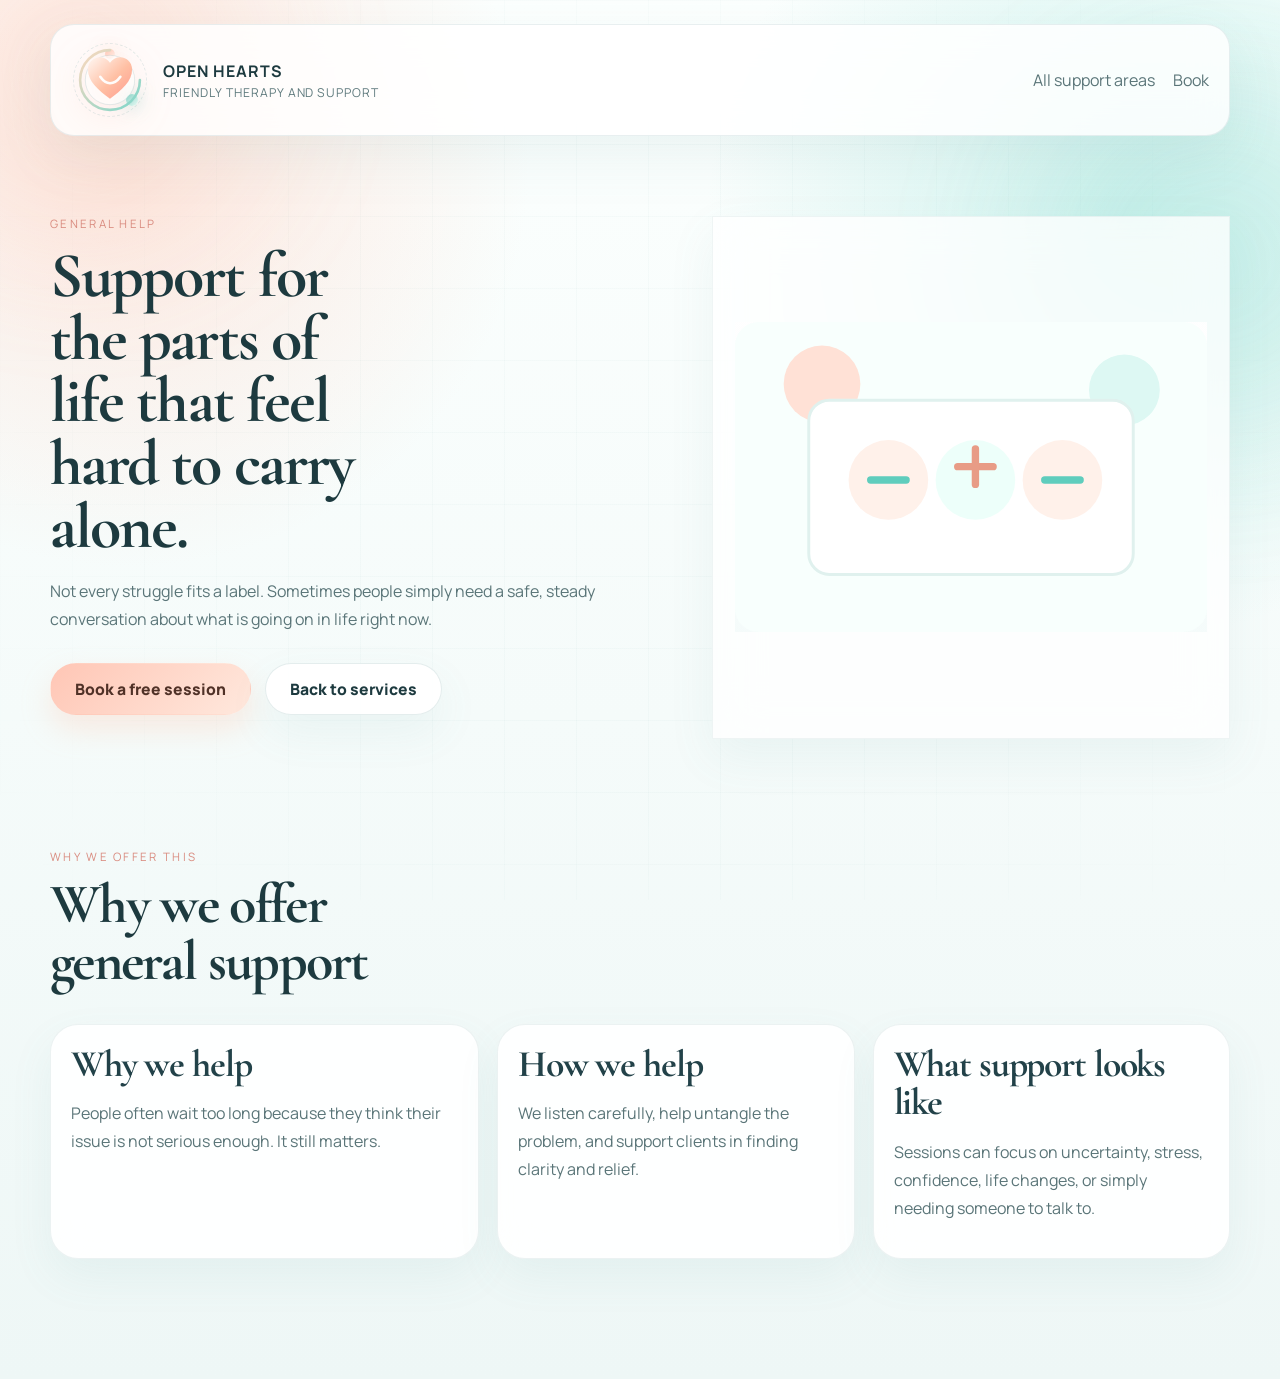
<file: offers/offer.html>
<!DOCTYPE html>
<html lang="en">
  <head>
    <meta charset="UTF-8" />
    <meta name="viewport" content="width=device-width, initial-scale=1.0" />
    <title>Open Hearts | Support Area</title>
    <meta name="description" content="Explore how Open Hearts supports different areas of life with kind, practical help." />
    <link rel="preconnect" href="https://fonts.googleapis.com" />
    <link rel="preconnect" href="https://fonts.gstatic.com" crossorigin />
    <link href="https://fonts.googleapis.com/css2?family=Cormorant+Garamond:wght@500;600;700&family=Manrope:wght@400;500;600;700;800&display=swap" rel="stylesheet" />
    <link rel="stylesheet" href="../styles.css" />
  </head>
  <body>
    <div class="ambient ambient-one"></div>
    <div class="ambient ambient-two"></div>
    <div class="site-shell">
      <header class="topbar">
        <a class="brand" href="../index.html" aria-label="Open Hearts home">
          <span class="brand-logo" aria-hidden="true">
            <span class="logo-orbit"></span>
            <svg class="logo-svg" viewBox="0 0 120 120" role="img" aria-hidden="true">
              <defs>
                <linearGradient id="heartFillSub" x1="0%" y1="0%" x2="100%" y2="100%">
                  <stop offset="0%" stop-color="#fff7f2"></stop>
                  <stop offset="55%" stop-color="#ffbfa3"></stop>
                  <stop offset="100%" stop-color="#ff9a8e"></stop>
                </linearGradient>
                <linearGradient id="ringStrokeSub" x1="0%" y1="0%" x2="100%" y2="100%">
                  <stop offset="0%" stop-color="#ffd8bd"></stop>
                  <stop offset="100%" stop-color="#7ad6ca"></stop>
                </linearGradient>
              </defs>
              <circle class="logo-halo" cx="60" cy="60" r="38"></circle>
              <path class="logo-ring" d="M60 14C34.6 14 14 34.6 14 60s20.6 46 46 46 46-20.6 46-46" style="stroke:url(#ringStrokeSub)"></path>
              <path class="logo-heart" d="M60 89C42 76 26 62 26 44c0-11.1 8.4-19 18.3-19 6.5 0 12.2 3.1 15.7 8.4 3.5-5.3 9.2-8.4 15.7-8.4C85.6 25 94 32.9 94 44c0 18-16 32-34 45Z" style="fill:url(#heartFillSub)"></path>
              <path class="logo-heal" d="M45 55c5 7 10 10 15 10 6 0 11-3 16-10"></path>
            </svg>
          </span>
          <span class="brand-text"><strong>Open Hearts</strong><small>Friendly therapy and support</small></span>
        </a>
        <nav class="nav">
          <a href="../index.html#offers">All support areas</a>
          <a href="../index.html#booking">Book</a>
        </nav>
      </header>

      <main class="offer-page-main">
        <section class="hero offer-page-hero">
          <div class="hero-copy">
            <p class="eyebrow" id="offer-eyebrow">Support area</p>
            <h1 id="offer-title">Support area</h1>
            <p class="hero-text" id="offer-summary"></p>
            <div class="hero-actions">
              <a class="button button-primary" href="../index.html#booking">Book a free session</a>
              <a class="button button-secondary" href="../index.html#offers">Back to services</a>
            </div>
          </div>
          <div class="hero-visual glass">
            <img id="offer-image" src="../assets/general.svg" alt="Support illustration" />
          </div>
        </section>

        <section class="section">
          <div class="section-heading">
            <p class="eyebrow">Why We Offer This</p>
            <h2 id="offer-why-title">Why this support matters</h2>
          </div>
          <div class="story-grid" id="offer-points"></div>
        </section>
      </main>
    </div>

    <script>
      const topics = {
        money: {
          eyebrow: 'Money worries',
          title: 'Support when money pressure affects daily life.',
          summary: 'Financial stress can affect sleep, relationships, confidence, and mental wellbeing. We offer calm support to help people feel less alone while they work through uncertainty.',
          image: '../assets/money.svg',
          whyTitle: 'Why we offer support for money worries',
          points: [
            ['Why we help', 'Money pressure often creates fear, shame, and exhaustion. We make space to talk about that without judgment.'],
            ['How we help', 'We help clients process stress, build emotional steadiness, and think more clearly about their next step.'],
            ['What support looks like', 'Sessions focus on practical reflection, confidence-building, and reducing the panic that can surround finances.']
          ]
        },
        general: {
          eyebrow: 'General help',
          title: 'Support for the parts of life that feel hard to carry alone.',
          summary: 'Not every struggle fits a label. Sometimes people simply need a safe, steady conversation about what is going on in life right now.',
          image: '../assets/general.svg',
          whyTitle: 'Why we offer general support',
          points: [
            ['Why we help', 'People often wait too long because they think their issue is not serious enough. It still matters.'],
            ['How we help', 'We listen carefully, help untangle the problem, and support clients in finding clarity and relief.'],
            ['What support looks like', 'Sessions can focus on uncertainty, stress, confidence, life changes, or simply needing someone to talk to.']
          ]
        },
        mental: {
          eyebrow: 'Mental health',
          title: 'Support for anxiety, low mood, grief, and overwhelm.',
          summary: 'Mental health struggles can make ordinary life feel much harder. Open Hearts offers steady, compassionate support to help people feel safer and more understood.',
          image: '../assets/mental.svg',
          whyTitle: 'Why we offer mental health support',
          points: [
            ['Why we help', 'People deserve support before things reach crisis point.'],
            ['How we help', 'We help clients talk through symptoms, triggers, patterns, and the emotional weight they are carrying.'],
            ['What support looks like', 'Support may include anxiety work, low-mood conversations, grief support, and coping with emotional strain.']
          ]
        },
        relationships: {
          eyebrow: 'Relationships',
          title: 'Support for connection, conflict, and difficult relationship changes.',
          summary: 'Relationship strain can affect every part of life. We offer a calm space to work through conflict, distance, and emotional confusion.',
          image: '../assets/relationships.svg',
          whyTitle: 'Why we offer relationship support',
          points: [
            ['Why we help', 'People can feel isolated in conflict, breakups, or family tension.'],
            ['How we help', 'We help clients process emotions, communicate more clearly, and understand what they need.'],
            ['What support looks like', 'Support may focus on couples, family dynamics, boundaries, breakups, or rebuilding trust.']
          ]
        },
        studies: {
          eyebrow: 'School and studies',
          title: 'Support for academic pressure, confidence, and study stress.',
          summary: 'Education can bring intense pressure. We support students and learners who feel stressed, overwhelmed, or stuck.',
          image: '../assets/studies.svg',
          whyTitle: 'Why we offer study support',
          points: [
            ['Why we help', 'School and studies can affect confidence, identity, and emotional wellbeing.'],
            ['How we help', 'We help people talk through pressure, motivation, focus problems, and the fear of falling behind.'],
            ['What support looks like', 'Sessions can support exam stress, perfectionism, burnout, and confidence in education.']
          ]
        },
        addiction: {
          eyebrow: 'Addiction',
          title: 'Support for harmful habits, dependency, and recovery conversations.',
          summary: 'Addiction can be painful and isolating. We offer a safe, non-shaming place to talk about coping patterns and recovery.',
          image: '../assets/addiction.svg',
          whyTitle: 'Why we offer addiction support',
          points: [
            ['Why we help', 'People need support that is compassionate, not condemning.'],
            ['How we help', 'We help clients explore patterns, triggers, emotional pain, and the support they may need around change.'],
            ['What support looks like', 'Support can focus on dependency, self-awareness, recovery steps, and emotional resilience.']
          ]
        },
        abuse_selfharm: {
          eyebrow: 'Abuse and self-harm',
          title: 'Support when someone is dealing with harm, trauma, or unsafe situations.',
          summary: 'This is a sensitive area, and people often need calm, careful support. We offer a space that is respectful, non-judgmental, and focused on safety.',
          image: '../assets/abuse-selfharm.svg',
          whyTitle: 'Why we offer abuse and self-harm support',
          points: [
            ['Why we help', 'People dealing with harm or trauma deserve to be met with care and seriousness.'],
            ['How we help', 'We provide emotional support, careful listening, and help thinking through the next safest step.'],
            ['What support looks like', 'Support may include talking about trauma, harm, self-harm urges, fear, or feeling unsafe and alone.']
          ]
        }
      };

      const params = new URLSearchParams(window.location.search);
      const rawTopic = params.get('topic') || 'general';
      const key = rawTopic === 'abuse-selfharm' ? 'abuse_selfharm' : rawTopic;
      const topic = topics[key] || topics.general;
      document.getElementById('offer-eyebrow').textContent = topic.eyebrow;
      document.getElementById('offer-title').textContent = topic.title;
      document.getElementById('offer-summary').textContent = topic.summary;
      document.getElementById('offer-image').src = topic.image;
      document.getElementById('offer-image').alt = `${topic.eyebrow} illustration`;
      document.getElementById('offer-why-title').textContent = topic.whyTitle;
      document.getElementById('offer-points').innerHTML = topic.points.map(([title, text]) => `<article class="glass story-card"><h3>${title}</h3><p>${text}</p></article>`).join('');
    </script>
  </body>
</html>
</file>
<file: styles.css>
:root {
  --bg: #f8fbfc;
  --bg-soft: #eef8f7;
  --panel: rgba(255, 255, 255, 0.78);
  --panel-strong: rgba(255, 255, 255, 0.94);
  --text: #1d3a3f;
  --muted: #5f7a7d;
  --line: rgba(67, 125, 130, 0.14);
  --accent: #ff9f8f;
  --accent-strong: #ffc6b5;
  --accent-soft: #7fd7cb;
  --accent-soft-2: #e9fff9;
  --success: #6fbf8d;
  --danger: #d87c73;
  --warning: #d9b16b;
  --shadow: 0 24px 70px rgba(92, 146, 148, 0.12);
}

* { box-sizing: border-box; }
html { scroll-behavior: smooth; }
body {
  margin: 0;
  min-height: 100vh;
  overflow-x: hidden;
  font-family: "Manrope", sans-serif;
  color: var(--text);
  background:
    radial-gradient(circle at 8% 10%, rgba(255, 198, 181, 0.5), transparent 24%),
    radial-gradient(circle at 90% 18%, rgba(127, 215, 203, 0.42), transparent 28%),
    linear-gradient(180deg, #fbfffe 0%, #f4fbfb 56%, #eef8f7 100%);
}
body::before {
  content: "";
  position: fixed;
  inset: 0;
  pointer-events: none;
  background-image: linear-gradient(rgba(84, 145, 147, 0.03) 1px, transparent 1px), linear-gradient(90deg, rgba(84, 145, 147, 0.03) 1px, transparent 1px);
  background-size: 72px 72px;
  mask-image: radial-gradient(circle at center, black 45%, transparent 96%);
}
.ambient { position: fixed; border-radius: 999px; filter: blur(80px); opacity: 0.55; pointer-events: none; }
.ambient-one { width: 320px; height: 320px; top: -90px; left: -80px; background: rgba(255, 198, 181, 0.48); }
.ambient-two { width: 360px; height: 360px; right: -120px; top: 80px; background: rgba(127, 215, 203, 0.36); }
.site-shell { position: relative; z-index: 1; width: min(1180px, calc(100% - 32px)); margin: 0 auto; padding: 24px 0 80px; }
.topbar { position: sticky; top: 16px; z-index: 20; display: flex; align-items: center; justify-content: space-between; gap: 16px; padding: 16px 20px; margin-bottom: 40px; border: 1px solid var(--line); border-radius: 24px; background: rgba(255,255,255,0.78); backdrop-filter: blur(18px); box-shadow: var(--shadow); }
.brand { display: inline-flex; align-items: center; gap: 14px; color: var(--text); text-decoration: none; }
.brand-text { display: grid; gap: 2px; }
.brand-text strong { font-size: 1rem; letter-spacing: 0.06em; text-transform: uppercase; }
.brand-text small { color: var(--muted); font-size: 0.76rem; letter-spacing: 0.08em; text-transform: uppercase; }
.brand-logo { position: relative; display: grid; place-items: center; width: 78px; height: 78px; }
.logo-svg { width: 78px; height: 78px; filter: drop-shadow(0 10px 18px rgba(255, 159, 143, 0.18)); }
.logo-orbit { position: absolute; inset: 2px; border-radius: 50%; border: 1px dashed rgba(95, 157, 160, 0.18); animation: orbit-spin 10s linear infinite; }
.logo-orbit::before, .logo-orbit::after { content: ""; position: absolute; border-radius: 50%; }
.logo-orbit::before { width: 10px; height: 10px; top: 5px; left: 50%; transform: translateX(-50%); background: linear-gradient(135deg, var(--accent-strong), #fff5ee); box-shadow: 0 0 18px rgba(255, 198, 181, 0.8); }
.logo-orbit::after { width: 12px; height: 12px; bottom: 10px; right: 8px; background: linear-gradient(135deg, var(--accent-soft), #e8fff9); box-shadow: 0 0 18px rgba(127, 215, 203, 0.75); }
.logo-halo { fill: rgba(255,255,255,0.58); stroke: rgba(88, 150, 154, 0.18); stroke-width: 1.4; }
.logo-ring { fill: none; stroke: url(#ringStroke); stroke-width: 4; stroke-linecap: round; }
.logo-heart { fill: url(#heartFill); }
.logo-heal { fill: none; stroke: #ffffff; stroke-width: 4; stroke-linecap: round; stroke-linejoin: round; opacity: 0.95; }
.nav { display: flex; align-items: center; gap: 18px; flex-wrap: wrap; }
.nav a, .nav-admin { color: var(--muted); text-decoration: none; background: none; border: 0; font: inherit; cursor: pointer; transition: color 0.2s ease; }
.nav a:hover, .nav-admin:hover { color: var(--text); }
.hero { display: grid; grid-template-columns: 1.15fr 0.95fr; gap: 28px; align-items: center; padding: 34px 0 22px; }
.hero h1, .section-heading h2, .hero-panel h2, .modal-card h2, .story-card h3, .offer-card h3 { margin: 0; font-family: "Cormorant Garamond", serif; font-weight: 700; line-height: 0.95; letter-spacing: -0.03em; }
.hero h1 { max-width: 10ch; font-size: clamp(3.2rem, 8vw, 6rem); }
.eyebrow, .mini-label, .role { margin: 0 0 12px; color: #d98b7f; text-transform: uppercase; letter-spacing: 0.2em; font-size: 0.72rem; }
.hero-text, .card-note, .story-card p, .therapist-card p, .booking-copy p, .modal-copy, .contact-strip span, .booking-meta, .booking-message, .detail-value, .email-note, .offer-card p { color: var(--muted); line-height: 1.75; }
.hero-actions { display: flex; gap: 14px; flex-wrap: wrap; margin: 28px 0 22px; }
.button { display: inline-flex; align-items: center; justify-content: center; min-height: 50px; padding: 0 24px; border-radius: 999px; border: 1px solid transparent; cursor: pointer; text-decoration: none; font-weight: 800; font-family: inherit; transition: transform 0.2s ease, background 0.2s ease, border-color 0.2s ease; }
.button:hover { transform: translateY(-1px); }
.button-primary { color: #503127; background: linear-gradient(135deg, var(--accent-strong), #ffe8dd); }
.button-secondary { color: var(--text); background: rgba(255,255,255,0.72); border-color: var(--line); }
.hero-points { display: flex; gap: 12px; flex-wrap: wrap; padding: 0; margin: 0; list-style: none; }
.hero-points li, .trust-strip div, .contact-tips span, .booking-status { padding: 10px 14px; border-radius: 999px; border: 1px solid var(--line); background: rgba(255,255,255,0.6); color: var(--muted); }
.glass { border: 1px solid var(--line); background: var(--panel); backdrop-filter: blur(24px); box-shadow: var(--shadow); }
.hero-panel, .story-card, .therapist-card, .booking-form, .price-panel, .modal-card, .stat-card, .contact-strip, .offer-card { border-radius: 30px; }
.hero-panel { padding: 28px; position: relative; overflow: hidden; }
.hero-panel::before { content: ""; position: absolute; inset: auto -60px -80px auto; width: 220px; height: 220px; border-radius: 50%; background: radial-gradient(circle, rgba(255, 198, 181, 0.34), transparent 70%); }
.hero-panel-top { display: flex; align-items: center; justify-content: space-between; gap: 16px; }
.hero-badge { padding: 10px 14px; border-radius: 999px; color: #2f6e67; background: rgba(127, 215, 203, 0.18); border: 1px solid rgba(127, 215, 203, 0.3); font-size: 0.82rem; }
.hero-panel-grid, .price-panel, .admin-stats, .therapist-grid, .story-grid, .booking-contact-row, .booking-action-row, .booking-date-time, .detail-grid, .offers-grid { display: grid; gap: 18px; }
.hero-panel-grid { margin-top: 28px; grid-template-columns: repeat(2, minmax(0, 1fr)); }
.hero-panel-grid div, .price-panel div, .stat-card, .story-card, .therapist-card, .offer-card { padding: 20px; border-radius: 22px; background: var(--panel-strong); }
.hero-panel-grid strong, .price-panel strong, .stat-card strong, .detail-label { display: block; margin-bottom: 8px; font-size: 1rem; }
.hero-panel-grid span, .price-panel span, .contact-link { color: #df8f7d; }
.trust-strip { display: grid; grid-template-columns: repeat(3, minmax(0, 1fr)); gap: 14px; margin: 16px 0 72px; }
.section { margin-top: 72px; }
.section-heading { max-width: 760px; margin-bottom: 30px; }
.section-heading h2 { font-size: clamp(2.6rem, 6vw, 4.4rem); }
.story-grid { grid-template-columns: 1.2fr 1fr 1fr; }
.feature-large { grid-row: span 2; min-height: 100%; }
.story-card h3, .therapist-card h3, .offer-card h3 { margin-bottom: 12px; font-size: 2rem; }
.offers-grid { grid-template-columns: repeat(3, minmax(0, 1fr)); }
.therapist-grid { grid-template-columns: repeat(3, minmax(0, 1fr)); }
.avatar { display: grid; place-items: center; width: 48px; height: 48px; border-radius: 50%; color: #3a4f53; background: linear-gradient(135deg, #fff2ea, #ffd2bf); font-weight: 800; }
.booking-section { display: grid; grid-template-columns: 0.92fr 1.08fr; gap: 24px; align-items: start; }
.price-panel { margin-top: 24px; padding: 16px; grid-template-columns: repeat(2, minmax(0, 1fr)); }
.booking-form { padding: 24px; display: grid; gap: 16px; }
.booking-date-time { grid-template-columns: repeat(2, minmax(0, 1fr)); }
.admin-form { display: grid; gap: 16px; }
label { display: grid; gap: 8px; color: var(--text); font-weight: 600; }
input, textarea { width: 100%; padding: 14px 16px; border-radius: 16px; border: 1px solid rgba(67, 125, 130, 0.14); background: rgba(255,255,255,0.88); color: var(--text); font: inherit; }
input:focus, textarea:focus { outline: 2px solid rgba(255, 198, 181, 0.5); border-color: rgba(255, 159, 143, 0.55); }
.form-response { min-height: 24px; margin: 0; color: var(--success); }
.modal { position: fixed; inset: 0; display: grid; place-items: center; z-index: 1000; overflow-y: auto; padding: 24px; background: rgba(112, 154, 157, 0.22); backdrop-filter: blur(10px); }
.modal-card { width: min(940px, 100%); max-height: calc(100vh - 48px); padding: 32px 28px 28px; position: relative; overflow-y: auto; }
.modal-small { width: min(720px, 100%); }
.close-button { position: absolute; top: 20px; right: 22px; width: 44px; height: 44px; border: 1px solid var(--line); border-radius: 50%; background: rgba(255,255,255,0.72); color: var(--text); font-size: 1.7rem; line-height: 1; cursor: pointer; }
.admin-header { display: flex; align-items: center; justify-content: space-between; gap: 16px; margin: 8px 64px 20px 0; }
.admin-stats { grid-template-columns: repeat(2, minmax(0, 1fr)); margin-bottom: 20px; }
.contact-strip { display: flex; align-items: flex-start; justify-content: space-between; gap: 20px; padding: 20px; margin-bottom: 20px; }
.contact-strip strong { display: block; margin-bottom: 8px; font-size: 1rem; }
.contact-tips { display: flex; gap: 10px; flex-wrap: wrap; }
.booking-filters { display: flex; gap: 10px; flex-wrap: wrap; margin-bottom: 20px; }
.filter-button { min-height: 42px; padding: 0 16px; border-radius: 999px; border: 1px solid var(--line); background: rgba(255,255,255,0.75); color: var(--muted); font: inherit; font-weight: 700; cursor: pointer; }
.filter-button.active { color: #503127; background: linear-gradient(135deg, var(--accent-strong), #ffe7dc); border-color: transparent; }
.bookings-list { display: grid; gap: 14px; }
.booking-item { padding: 20px; border-radius: 22px; border: 1px solid var(--line); background: rgba(255,255,255,0.74); }
.booking-card-top { display: flex; align-items: flex-start; justify-content: space-between; gap: 16px; margin-bottom: 12px; cursor: pointer; }
.booking-item h3, .booking-item p { margin: 0; }
.booking-status { min-width: 96px; text-align: center; text-transform: capitalize; }
.booking-status.pending { color: var(--warning); border-color: rgba(217, 177, 107, 0.35); }
.booking-status.accepted { color: var(--success); border-color: rgba(111, 191, 141, 0.35); }
.booking-status.declined { color: var(--danger); border-color: rgba(216, 124, 115, 0.35); }
.booking-contact-row { grid-template-columns: repeat(2, minmax(0, 1fr)); margin: 16px 0 12px; }
.booking-contact-card, .detail-card { padding: 14px 16px; border-radius: 18px; background: rgba(255,255,255,0.88); border: 1px solid rgba(67, 125, 130, 0.1); }
.booking-contact-card strong, .detail-card strong { display: block; margin-bottom: 6px; }
.contact-link { text-decoration: none; word-break: break-word; }
.booking-meta { margin-bottom: 12px; }
.booking-message { margin-bottom: 16px; }
.booking-action-row { grid-template-columns: repeat(2, minmax(0, 1fr)); }
.single-row { grid-template-columns: 1fr; }
.action-button { min-height: 46px; border-radius: 999px; border: 1px solid transparent; font: inherit; font-weight: 700; cursor: pointer; }
.action-button.accept { color: #22473a; background: linear-gradient(135deg, #bff1dc, #e6fff5); }
.action-button.decline { color: #8a4d46; background: rgba(255, 211, 204, 0.7); border-color: rgba(216, 124, 115, 0.18); }
.detail-grid { grid-template-columns: repeat(2, minmax(0, 1fr)); margin-bottom: 14px; }
.compact-grid { margin-bottom: 18px; }
.email-note { margin-top: 14px; margin-bottom: 0; }
.hidden { display: none; }
@keyframes orbit-spin { from { transform: rotate(0deg); } to { transform: rotate(360deg); } }
@media (max-width: 980px) {
  .hero, .booking-section, .trust-strip, .therapist-grid, .story-grid, .offers-grid, .booking-contact-row, .booking-action-row, .detail-grid { grid-template-columns: 1fr; }
  .feature-large { grid-row: auto; }
  .topbar, .admin-header, .contact-strip, .booking-card-top { flex-direction: column; align-items: flex-start; }
  .admin-header { margin-right: 0; padding-top: 28px; }
}
@media (max-width: 640px) {
  .site-shell { width: min(100% - 20px, 1180px); }
  .topbar { padding: 14px 16px; border-radius: 18px; }
  .hero { padding-top: 16px; }
  .hero h1 { max-width: none; }
  .hero-panel-grid, .price-panel, .admin-stats, .booking-date-time { grid-template-columns: 1fr; }
  .modal-card { padding: 28px 18px 20px; }
  .close-button { top: 14px; right: 14px; }
  .brand-logo { width: 68px; height: 68px; }
  .logo-svg { width: 68px; height: 68px; }
}
.hero-visual {
  padding: 18px;
  display: flex;
  align-items: center;
  justify-content: center;
}

.hero-visual img,
.offer-image,
.therapist-image,
.email-logo,
#offer-image {
  display: block;
  width: 100%;
  height: auto;
}

.offer-card,
.therapist-card {
  display: flex;
  flex-direction: column;
}

.offer-card-wide {
  grid-column: span 2;
}

.offer-image,
.therapist-image {
  border-radius: 20px;
  margin-bottom: 16px;
  border: 1px solid rgba(67, 125, 130, 0.08);
  background: rgba(255,255,255,0.9);
}

.therapist-image {
  aspect-ratio: 16 / 10;
  object-fit: cover;
}

.offer-link {
  margin-top: auto;
}

.offer-page-main {
  padding-bottom: 40px;
}

.offer-page-hero {
  align-items: stretch;
}

.email-header {
  display: flex;
  align-items: center;
  gap: 18px;
  margin-bottom: 18px;
}

.email-logo-wrap {
  width: 84px;
  min-width: 84px;
  padding: 8px;
  border-radius: 24px;
  background: rgba(255,255,255,0.88);
  border: 1px solid var(--line);
}

.email-logo {
  border-radius: 18px;
}

.button:hover,
.button:focus-visible,
.nav-admin:hover,
.nav-admin:focus-visible,
.filter-button:hover,
.filter-button:focus-visible,
.action-button:hover,
.action-button:focus-visible,
.offer-link:hover,
.offer-link:focus-visible {
  box-shadow: 0 12px 28px rgba(127, 215, 203, 0.18);
  border-color: rgba(127, 215, 203, 0.4);
  outline: none;
}

.nav-admin:hover,
.nav-admin:focus-visible {
  color: var(--text);
  background: rgba(255,255,255,0.72);
  border-radius: 999px;
}

.booking-card-top:hover {
  opacity: 0.9;
}

@media (max-width: 980px) {
  .offer-card-wide {
    grid-column: span 1;
  }
}

@media (max-width: 640px) {
  .email-header {
    flex-direction: column;
    align-items: flex-start;
  }

  .email-logo-wrap {
    width: 72px;
    min-width: 72px;
  }
}
/* Professional polish overrides */
.hero h1 {
  font-size: clamp(2.8rem, 6.2vw, 4.8rem);
  line-height: 0.98;
  max-width: 11ch;
}

.section-heading h2 {
  font-size: clamp(2.15rem, 4.6vw, 3.35rem);
  line-height: 1.02;
  max-width: 14ch;
}

.story-card h3,
.therapist-card h3,
.offer-card h3,
.modal-card h2 {
  font-size: clamp(1.7rem, 3vw, 2.35rem);
  line-height: 1.02;
}

.hero-text,
.card-note,
.story-card p,
.therapist-card p,
.booking-copy p,
.modal-copy,
.contact-strip span,
.booking-meta,
.booking-message,
.detail-value,
.email-note,
.offer-card p,
.offer-page-main .hero-text {
  font-size: 1rem;
}

.story-card,
.offer-card,
.therapist-card,
.hero-visual,
.booking-item,
.detail-card,
.booking-contact-card,
.stat-card,
.contact-strip {
  overflow: hidden;
}

.story-grid,
.offers-grid,
.therapist-grid {
  align-items: stretch;
}

.story-card,
.offer-card,
.therapist-card {
  height: 100%;
}

.hero-visual {
  min-height: 360px;
}

.hero-visual img,
#offer-image {
  max-height: 420px;
  object-fit: contain;
}

.offer-image,
.therapist-image {
  aspect-ratio: 16 / 10;
  object-fit: contain;
  padding: 12px;
}

.offer-card {
  gap: 10px;
  padding: 16px;
}

.offer-card p {
  margin-bottom: 8px;
}

.offer-link {
  width: 100%;
  text-align: center;
  white-space: normal;
  min-height: 56px;
  padding: 12px 18px;
  line-height: 1.35;
}

.offer-page-main .hero h1 {
  font-size: clamp(2.5rem, 5vw, 4rem);
  max-width: 10ch;
}

.offer-page-main .section-heading h2 {
  max-width: 16ch;
}

.offer-page-main .story-card p,
.offer-page-main .hero-text {
  max-width: 62ch;
}

.email-logo {
  object-fit: contain;
}

@media (max-width: 980px) {
  .hero-visual {
    min-height: 280px;
  }
}

@media (max-width: 640px) {
  .hero h1,
  .offer-page-main .hero h1 {
    font-size: clamp(2.3rem, 10vw, 3.4rem);
    max-width: none;
  }

  .section-heading h2 {
    font-size: clamp(2rem, 8vw, 2.7rem);
    max-width: none;
  }

  .offer-link {
    min-height: 52px;
  }
}
.premium-therapists {
  grid-template-columns: repeat(3, minmax(0, 1fr));
}

.premium-therapist-card {
  padding: 16px;
  background: linear-gradient(180deg, rgba(255,255,255,0.96), rgba(247,253,252,0.96));
}

.portrait-image {
  aspect-ratio: 4 / 5;
  object-fit: cover;
  padding: 0;
  border-radius: 22px;
  margin-bottom: 18px;
}

.therapist-meta-row {
  display: flex;
  align-items: center;
  justify-content: space-between;
  gap: 12px;
  margin-bottom: 12px;
}

.therapist-tag {
  display: inline-flex;
  align-items: center;
  min-height: 34px;
  padding: 0 12px;
  border-radius: 999px;
  background: rgba(127, 215, 203, 0.14);
  color: #3f6f73;
  font-size: 0.84rem;
  font-weight: 700;
}

.premium-therapist-card .role {
  margin-bottom: 10px;
}

.premium-therapist-card p {
  margin-bottom: 0;
}

@media (max-width: 980px) {
  .premium-therapists {
    grid-template-columns: 1fr;
  }
}
.action-button.is-current {
  cursor: default;
  opacity: 1;
  box-shadow: none;
}

.action-button.is-current.accept {
  background: linear-gradient(135deg, #bff1dc, #d9fff0);
  border-color: rgba(111, 191, 141, 0.26);
}

.action-button.is-current.decline {
  background: linear-gradient(135deg, #ffd7cf, #ffeae6);
  border-color: rgba(216, 124, 115, 0.22);
}

.booking-item-accepted {
  border-color: rgba(111, 191, 141, 0.22);
}

.booking-item-declined {
  border-color: rgba(216, 124, 115, 0.22);
}
.admin-stats-wide {
  grid-template-columns: repeat(4, minmax(0, 1fr));
}

.admin-workflow {
  display: flex;
  align-items: flex-start;
  justify-content: space-between;
  gap: 20px;
  padding: 20px;
  margin-bottom: 20px;
}

.admin-workflow strong {
  display: block;
  margin-bottom: 8px;
  font-size: 1rem;
}

.admin-workflow-copy {
  margin: 0;
  color: var(--muted);
  line-height: 1.7;
}

.workflow-steps {
  display: flex;
  gap: 10px;
  flex-wrap: wrap;
}

.workflow-steps span {
  padding: 10px 14px;
  border-radius: 999px;
  border: 1px solid var(--line);
  background: rgba(255,255,255,0.6);
  color: var(--muted);
}

.booking-status.accepted,
.booking-status.declined {
  font-weight: 800;
}

@media (max-width: 980px) {
  .admin-stats-wide {
    grid-template-columns: repeat(2, minmax(0, 1fr));
  }

  .admin-workflow {
    flex-direction: column;
    align-items: flex-start;
  }
}

@media (max-width: 640px) {
  .admin-stats-wide {
    grid-template-columns: 1fr;
  }
}

/* Friendly professional polish */
body {
  background:
    radial-gradient(circle at 10% 12%, rgba(255, 210, 194, 0.5), transparent 24%),
    radial-gradient(circle at 88% 16%, rgba(141, 224, 214, 0.38), transparent 26%),
    linear-gradient(180deg, #fcfffe 0%, #f5fbfa 52%, #eef7f6 100%);
}

.topbar {
  background: rgba(255, 255, 255, 0.84);
  border-color: rgba(67, 125, 130, 0.12);
  box-shadow: 0 20px 55px rgba(92, 146, 148, 0.1);
}

.nav a,
.nav-admin,
.hero-text,
.story-card p,
.offer-card p,
.therapist-card p,
.booking-copy p,
.modal-copy,
.booking-meta,
.booking-message,
.detail-value,
.email-note,
.admin-workflow-copy,
.workflow-steps span {
  color: #5a7578;
}

.hero,
.section,
.booking-section {
  position: relative;
}

.hero-copy,
.booking-copy {
  max-width: 640px;
}

.hero h1 {
  font-size: clamp(2.9rem, 6vw, 5rem);
  max-width: 11.5ch;
}

.hero-text {
  max-width: 58ch;
}

.section-heading h2 {
  font-size: clamp(2.2rem, 4.8vw, 3.5rem);
  max-width: 13ch;
}

.glass,
.booking-item,
.booking-contact-card,
.detail-card,
.workflow-steps span,
.filter-button,
.button-secondary,
.nav-admin {
  box-shadow: 0 18px 44px rgba(95, 148, 150, 0.08);
}

.story-card,
.offer-card,
.therapist-card,
.booking-form,
.price-panel,
.modal-card,
.stat-card,
.admin-workflow,
.booking-item {
  background: rgba(255, 255, 255, 0.9);
}

.story-card,
.offer-card,
.therapist-card,
.booking-item,
.admin-workflow,
.stat-card {
  border: 1px solid rgba(67, 125, 130, 0.1);
}

.offer-card,
.therapist-card,
.story-card {
  transition: transform 0.22s ease, box-shadow 0.22s ease, border-color 0.22s ease;
}

.offer-card:hover,
.therapist-card:hover,
.story-card:hover {
  transform: translateY(-4px);
  box-shadow: 0 22px 52px rgba(95, 148, 150, 0.12);
  border-color: rgba(127, 215, 203, 0.28);
}

.offer-image,
.therapist-image,
.hero-visual img,
#offer-image {
  background: linear-gradient(180deg, rgba(255, 255, 255, 0.92), rgba(244, 251, 250, 0.95));
}

.offer-card p,
.therapist-card p,
.story-card p {
  font-size: 0.98rem;
}

.offer-card h3,
.therapist-card h3,
.story-card h3 {
  color: #224249;
}

.button,
.action-button,
.filter-button,
.nav-admin,
.close-button {
  transition: transform 0.2s ease, box-shadow 0.2s ease, background 0.2s ease, border-color 0.2s ease, color 0.2s ease;
}

.button:hover,
.button:focus-visible,
.action-button:hover,
.action-button:focus-visible,
.filter-button:hover,
.filter-button:focus-visible,
.nav-admin:hover,
.nav-admin:focus-visible,
.close-button:hover,
.close-button:focus-visible {
  transform: translateY(-1px);
}

.button-primary {
  box-shadow: 0 14px 30px rgba(255, 191, 163, 0.28);
}

.button-secondary,
.filter-button,
.nav-admin {
  background: rgba(255, 255, 255, 0.92);
}

.filter-button:hover,
.filter-button:focus-visible,
.nav-admin:hover,
.nav-admin:focus-visible,
.button-secondary:hover,
.button-secondary:focus-visible {
  background: rgba(255, 255, 255, 0.98);
}

.booking-item {
  box-shadow: 0 14px 34px rgba(95, 148, 150, 0.08);
}

.booking-card-top {
  padding-bottom: 10px;
  border-bottom: 1px solid rgba(67, 125, 130, 0.08);
}

.booking-state-note {
  margin-top: 8px;
  font-size: 0.92rem;
  font-weight: 700;
  color: #4b7273;
}

.booking-item-pending .booking-state-note {
  color: #b28b4f;
}

.booking-item-accepted .booking-state-note {
  color: #4f8a64;
}

.booking-item-declined .booking-state-note {
  color: #b06861;
}

.booking-status {
  min-width: 108px;
  font-weight: 800;
  letter-spacing: 0.02em;
}

.action-button {
  min-height: 48px;
  box-shadow: 0 10px 24px rgba(95, 148, 150, 0.08);
}

.action-button.accept {
  background: linear-gradient(135deg, #c8f3e2, #ebfff7);
  border: 1px solid rgba(111, 191, 141, 0.2);
}

.action-button.decline {
  background: linear-gradient(135deg, #ffe0da, #fff1ee);
  border: 1px solid rgba(216, 124, 115, 0.18);
}

.action-button.is-current.accept {
  color: #1f5d3c;
}

.action-button.is-current.decline {
  color: #8d4f49;
}

.admin-workflow {
  align-items: center;
  background: linear-gradient(135deg, rgba(255,255,255,0.94), rgba(243,252,250,0.95));
}

.workflow-steps span {
  background: rgba(255, 255, 255, 0.94);
  font-weight: 700;
}

.form-response,
.email-note {
  font-weight: 700;
}

input,
textarea {
  background: rgba(255,255,255,0.96);
}

.modal {
  background: rgba(96, 141, 145, 0.2);
}

@media (max-width: 640px) {
  .hero h1,
  .section-heading h2 {
    letter-spacing: -0.025em;
  }

  .booking-status {
    min-width: auto;
  }
}

.email-preview-card {
  margin-bottom: 18px;
  padding: 18px;
  border-radius: 22px;
  border: 1px solid rgba(67, 125, 130, 0.12);
  background: linear-gradient(180deg, rgba(255,255,255,0.98), rgba(246,252,251,0.98));
  box-shadow: 0 16px 34px rgba(95, 148, 150, 0.08);
}

.email-preview-top {
  display: flex;
  align-items: center;
  gap: 14px;
  padding-bottom: 14px;
  margin-bottom: 14px;
  border-bottom: 1px solid rgba(67, 125, 130, 0.08);
}

.email-preview-top strong {
  display: block;
  color: #224249;
  font-size: 1rem;
}

.email-preview-top p {
  margin: 4px 0 0;
  color: #5a7578;
  font-size: 0.92rem;
}

.email-preview-logo {
  width: 56px;
  height: 56px;
  object-fit: contain;
  border-radius: 16px;
  background: rgba(255,255,255,0.94);
  border: 1px solid rgba(67, 125, 130, 0.08);
  padding: 6px;
}

.email-preview-body {
  color: #35545a;
  font-size: 0.98rem;
  line-height: 1.75;
  white-space: pre-wrap;
}

.premium-therapist-card {
  padding: 18px;
  border: 1px solid rgba(67, 125, 130, 0.1);
  box-shadow: 0 20px 46px rgba(95, 148, 150, 0.1);
}

.premium-therapist-card h3 {
  font-size: 2.1rem;
  margin-bottom: 8px;
}

.portrait-image {
  aspect-ratio: 5 / 6;
  object-fit: cover;
  border-radius: 24px;
  border: 1px solid rgba(67, 125, 130, 0.08);
  background: linear-gradient(180deg, rgba(255,255,255,0.98), rgba(243,251,250,0.98));
}

.premium-therapist-card .role {
  color: #d28b7b;
  letter-spacing: 0.14em;
  font-size: 0.74rem;
}

.premium-therapist-card p:last-of-type {
  color: #587175;
  line-height: 1.72;
}

.therapist-meta-row {
  margin-bottom: 14px;
}

.therapist-tag {
  background: rgba(127, 215, 203, 0.16);
  border: 1px solid rgba(127, 215, 203, 0.24);
}

.premium-therapists {
  gap: 22px;
}

.premium-therapist-card {
  padding: 20px;
  border: 1px solid rgba(80, 128, 131, 0.1);
  background: linear-gradient(180deg, rgba(255,255,255,0.98), rgba(245,251,250,0.96));
  box-shadow: 0 18px 40px rgba(98, 146, 148, 0.08);
}

.premium-therapist-card:hover {
  transform: translateY(-3px);
  box-shadow: 0 24px 48px rgba(98, 146, 148, 0.1);
  border-color: rgba(125, 205, 194, 0.26);
}

.portrait-image {
  aspect-ratio: 5 / 6;
  object-fit: cover;
  border-radius: 26px;
  border: 1px solid rgba(80, 128, 131, 0.08);
  background: linear-gradient(180deg, #ffffff, #f5fbfa);
  padding: 0;
  margin-bottom: 20px;
}

.avatar {
  color: #34575c;
  background: linear-gradient(135deg, #fff4ee, #ffd9c9);
  box-shadow: inset 0 1px 0 rgba(255,255,255,0.9);
}

.therapist-tag {
  background: rgba(218, 245, 240, 0.9);
  color: #4a7578;
  border: 1px solid rgba(127, 215, 203, 0.22);
  font-weight: 700;
}

.premium-therapist-card h3 {
  font-size: 2rem;
  margin-bottom: 10px;
  color: #224249;
}

.premium-therapist-card .role {
  color: #cc8c7a;
  letter-spacing: 0.12em;
  font-size: 0.73rem;
  margin-bottom: 12px;
}

.premium-therapist-card p:last-of-type {
  color: #5c7578;
  line-height: 1.74;
}

input,
textarea,
select {
  width: 100%;
  padding: 14px 16px;
  border-radius: 16px;
  border: 1px solid rgba(67, 125, 130, 0.14);
  background: rgba(255,255,255,0.88);
  color: var(--text);
  font: inherit;
}

input:focus,
textarea:focus,
select:focus {
  outline: 2px solid rgba(255, 198, 181, 0.5);
  border-color: rgba(255, 159, 143, 0.55);
}

select {
  appearance: none;
  -webkit-appearance: none;
  -moz-appearance: none;
  padding-right: 52px;
  cursor: pointer;
  background-image: linear-gradient(45deg, transparent 50%, #547477 50%), linear-gradient(135deg, #547477 50%, transparent 50%);
  background-position: calc(100% - 24px) calc(50% - 3px), calc(100% - 18px) calc(50% - 3px);
  background-size: 7px 7px, 7px 7px;
  background-repeat: no-repeat;
}

select::-ms-expand {
  display: none;
}

input,
textarea,
select {
  width: 100%;
  padding: 14px 16px;
  border-radius: 16px;
  border: 1px solid rgba(67, 125, 130, 0.14);
  background: rgba(255,255,255,0.88);
  color: var(--text);
  font: inherit;
}

input:focus,
textarea:focus,
select:focus {
  outline: 2px solid rgba(255, 198, 181, 0.5);
  border-color: rgba(255, 159, 143, 0.55);
}

select {
  appearance: none;
  -webkit-appearance: none;
  -moz-appearance: none;
  padding-right: 52px;
  cursor: pointer;
  background-image: linear-gradient(45deg, transparent 50%, #547477 50%), linear-gradient(135deg, #547477 50%, transparent 50%);
  background-position: calc(100% - 24px) calc(50% - 3px), calc(100% - 18px) calc(50% - 3px);
  background-size: 7px 7px, 7px 7px;
  background-repeat: no-repeat;
}

select::-ms-expand {
  display: none;
}

#time {
  min-height: 52px;
  border-radius: 18px;
  background-color: rgba(255,255,255,0.96);
  border: 1px solid rgba(67, 125, 130, 0.16);
  box-shadow: inset 0 1px 0 rgba(255,255,255,0.8);
  font-weight: 600;
  color: #34555a;
}

#time:hover {
  border-color: rgba(127, 215, 203, 0.34);
  box-shadow: 0 10px 22px rgba(98, 146, 148, 0.08);
}

#time:focus {
  border-color: rgba(255, 159, 143, 0.5);
  box-shadow: 0 0 0 4px rgba(255, 198, 181, 0.2);
}

#time option {
  color: #34555a;
  background: #ffffff;
}

#date {
  min-height: 52px;
  border-radius: 18px;
  background-color: rgba(255,255,255,0.96);
  border: 1px solid rgba(67, 125, 130, 0.16);
  box-shadow: inset 0 1px 0 rgba(255,255,255,0.8);
  font-weight: 600;
  color: #34555a;
}

#date:hover {
  border-color: rgba(127, 215, 203, 0.34);
  box-shadow: 0 10px 22px rgba(98, 146, 148, 0.08);
}

#date:focus {
  border-color: rgba(255, 159, 143, 0.5);
  box-shadow: 0 0 0 4px rgba(255, 198, 181, 0.2);
}

.booking-section {
  gap: 30px;
  align-items: stretch;
}

.booking-copy {
  padding-top: 12px;
}

.booking-copy h2 {
  font-size: clamp(2.35rem, 4vw, 3.3rem);
  margin-bottom: 14px;
}

.booking-copy p {
  max-width: 34ch;
}

.booking-form {
  padding: 28px;
  gap: 18px;
  border: 1px solid rgba(67, 125, 130, 0.1);
  box-shadow: 0 24px 54px rgba(95, 148, 150, 0.1);
}

.booking-form label {
  gap: 10px;
  font-size: 0.98rem;
  color: #244247;
}

.booking-form textarea {
  min-height: 136px;
  resize: vertical;
}

.booking-date-time {
  gap: 16px;
}

.booking-form .button-primary {
  width: 100%;
  min-height: 58px;
  margin-top: 4px;
  font-size: 1rem;
  letter-spacing: 0.01em;
  box-shadow: 0 18px 32px rgba(255, 191, 163, 0.24);
}

.price-panel {
  padding: 18px;
  border: 1px solid rgba(67, 125, 130, 0.08);
  box-shadow: 0 18px 42px rgba(95, 148, 150, 0.08);
}

.price-panel strong {
  color: #244247;
}

@media (max-width: 640px) {
  .booking-form {
    padding: 22px;
  }
}

.admin-header {
  align-items: flex-start;
  margin-bottom: 24px;
}

.admin-header h2 {
  margin-bottom: 8px;
}

.admin-stats-wide {
  gap: 16px;
  margin-bottom: 24px;
}

.stat-card {
  background: linear-gradient(180deg, rgba(255,255,255,0.98), rgba(245,251,250,0.95));
  border: 1px solid rgba(67, 125, 130, 0.08);
  box-shadow: 0 16px 36px rgba(95, 148, 150, 0.08);
}

.stat-card strong {
  font-size: 2rem;
  color: #234348;
}

.stat-card span {
  color: #5c7679;
}

.admin-workflow {
  padding: 22px;
  border: 1px solid rgba(67, 125, 130, 0.08);
  box-shadow: 0 18px 38px rgba(95, 148, 150, 0.08);
}

.booking-filters {
  margin-bottom: 22px;
}

.filter-button {
  min-height: 44px;
  padding: 0 18px;
  font-weight: 700;
}

.booking-item {
  padding: 22px;
  border-radius: 24px;
  box-shadow: 0 18px 38px rgba(95, 148, 150, 0.08);
}

.booking-card-top h3 {
  font-size: 1.45rem;
  margin-bottom: 6px;
  color: #244247;
}

.booking-contact-card,
.detail-card {
  border-radius: 20px;
}

.booking-action-row {
  gap: 14px;
}

.action-button {
  min-height: 48px;
  font-weight: 800;
}

.email-preview-card {
  border-radius: 24px;
  box-shadow: 0 18px 34px rgba(95, 148, 150, 0.08);
}

#therapists .section-heading {
  max-width: 720px;
  margin-bottom: 34px;
}

.premium-therapists {
  gap: 24px;
}

.premium-therapist-card {
  min-height: 100%;
  padding: 22px;
}

.premium-therapist-card .therapist-meta-row {
  margin-bottom: 16px;
}

.premium-therapist-card h3 {
  font-size: 2.05rem;
  margin-bottom: 10px;
}

.premium-therapist-card .role {
  min-height: 40px;
  display: flex;
  align-items: center;
}

.premium-therapist-card p:last-of-type {
  max-width: 28ch;
}

.portrait-image {
  box-shadow: 0 14px 30px rgba(95, 148, 150, 0.08);
}

.hero {
  gap: 34px;
  padding: 40px 0 28px;
}

.hero-copy {
  max-width: 640px;
}

.hero-copy .eyebrow {
  margin-bottom: 14px;
}

.hero h1 {
  margin-bottom: 18px;
}

.hero-actions {
  margin: 30px 0 24px;
}

.hero-points {
  gap: 14px;
}

.hero-points li,
.trust-strip div {
  background: rgba(255,255,255,0.82);
  border-color: rgba(67, 125, 130, 0.12);
}

.hero-visual {
  min-height: 390px;
  padding: 22px;
  border: 1px solid rgba(67, 125, 130, 0.08);
}

.trust-strip {
  gap: 16px;
  margin: 20px 0 78px;
}

.section {
  margin-top: 82px;
}

.section-heading {
  margin-bottom: 34px;
}

.story-card,
.offer-card,
.therapist-card {
  border-radius: 28px;
}

body {
  font-size: 16px;
}

.hero-text,
.story-card p,
.offer-card p,
.therapist-card p,
.booking-copy p,
.modal-copy,
.booking-meta,
.booking-message,
.detail-value,
.email-note,
.admin-workflow-copy {
  font-size: 1rem;
}

.button,
.filter-button,
.action-button,
.nav-admin {
  font-size: 0.98rem;
}

.button {
  min-height: 52px;
}

.button-primary,
.button-secondary {
  padding-left: 24px;
  padding-right: 24px;
}

.close-button {
  width: 46px;
  height: 46px;
}

input,
textarea,
select {
  font-size: 1rem;
}
</file>
